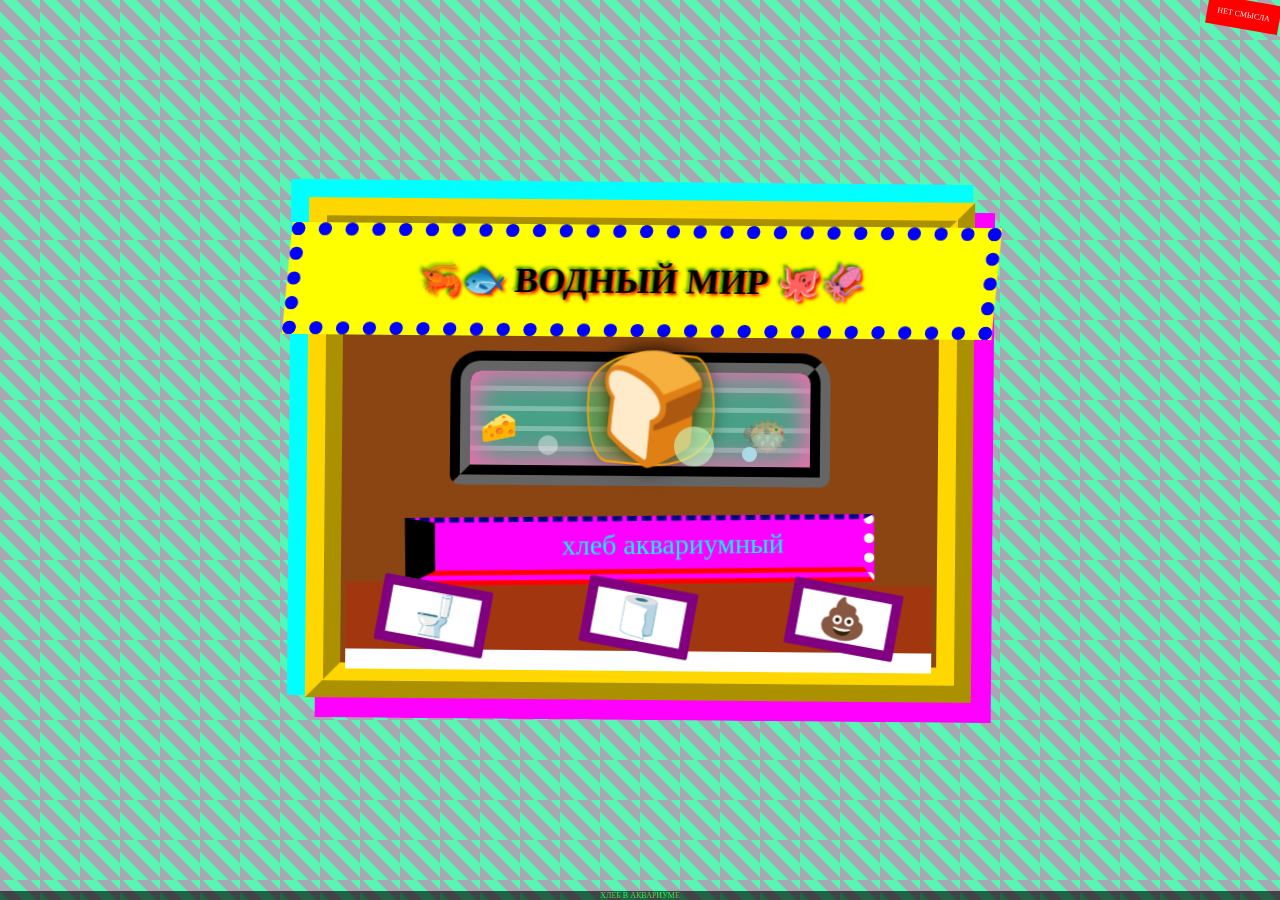
<file: Bread in an aquarium/HTML/index.html>
<!DOCTYPE html>
<html lang="ru">
<head>
    <meta charset="UTF-8">
    <meta name="viewport" content="width=device-width, initial-scale=1.0">
    <title>Аквариум с хлебом</title>
    <style>
        * {
            box-sizing: border-box;
            margin: 0;
            padding: 0;
        }
        body {
            background-color: #7ff0ff;
            font-family: 'Comic Sans MS', 'Papyrus', fantasy; 
            cursor: url('data:image/svg+xml;utf8,<svg xmlns="http://www.w3.org/2000/svg" width="32" height="32" viewBox="0 0 32 32"><circle cx="16" cy="16" r="14" fill="lime" stroke="red" stroke-width="4"/><text x="8" y="26" font-size="24" fill="blue">👆</text></svg>'), auto;
            display: flex;
            justify-content: center;
            align-items: center;
            min-height: 100vh;
            margin: 0;
            background-image: repeating-linear-gradient(45deg, rgba(255,0,0,0.3) 0px, rgba(255,0,0,0.3) 10px, rgba(0,255,0,0.3) 10px, rgba(0,255,0,0.3) 20px);
            background-size: 40px 40px;
        }
        .akvarium-s-hlebom {
            width: 666px;            
            max-width: 90vw;
            height: 500px;
            background: #8B4513;      
            border: 35px ridge #FFD700; 
            box-shadow: 15px 15px 0px 5px magenta, -10px -10px 0px 8px cyan; 
            padding: 5px;
            transform: rotate(0.5deg); 
            display: flex;
            flex-direction: column;
            justify-content: center;
            align-items: center;
            position: relative;
            backdrop-filter: blur(1px) hue-rotate(90deg);
        }
        .verhnyaya-zalupa {
            background: yellow;
            color: #000;
            font-size: 2rem;
            font-weight: bold;
            padding: 20px;
            text-align: center;
            width: 110%;
            border: 12px dotted blue;
            margin-bottom: 20px;
            text-shadow: 2px 2px 3px red, -2px -2px 3px green;
            transform: skewX(-5deg) scale(1.1);
            word-break: break-all;
            font-family: 'Times New Roman', serif; 
        }
        .nigniy-zalupnik {
            background: #ff00ff;
            color: aqua;
            font-size: 28px;
            padding: 8px 80px 8px 8px;
            border-left: 30px solid black;
            border-right: 10px dotted white;
            border-top: 5px dashed navy;
            border-bottom: 15px double red;
            margin-top: 30px;
            width: 80%;
            text-align: right;
            rotate: -1deg;
        }
        .riba-i-hleb {
            background: #00ffff7c;
            width: 380px;
            height: 280px;
            border: 20px groove #111;
            border-radius: 30px 30px 10px 10px; 
            display: flex;
            justify-content: center;
            align-items: center;
            flex-direction: column;
            box-shadow: inset 0 0 30px 5px hotpink; 
            background-image: radial-gradient(circle at 30% 30%, #ffffff80 20px, #00b09b 100%);
            position: relative;
            background-image: repeating-linear-gradient( transparent 0px, transparent 15px, rgba(255,255,255,0.3) 15px, rgba(255,255,255,0.3) 20px);
        }
        .kusk-hleba {
            font-size: 110px; 
            line-height: 1;
            filter: drop-shadow(0 0 10px #000) blur(0.5px); 
            transform: rotate(5deg) scaleX(0.8); 
            margin-left: 20px;
            margin-top: -20px;
            background: rgba(255, 255, 0, 0.2);
            border-radius: 50% 20% / 40% 60%; 
            padding: 0 10px;
            border: 2px solid orange;
        }
        .puzyri {
            position: absolute;
            top: 0;
            left: 0;
            width: 100%;
            height: 100%;
            pointer-events: none;
        }
        .puzyr {
            position: absolute;
            background: rgba(255, 255, 255, 0.4);
            border-radius: 50%;
            width: 20px;
            height: 20px;
            bottom: 10px;
            left: 20%;
            animation: vverh 5s infinite ease-in;
        }
        .puzyr2 {
            left: 60%;
            bottom: 0;
            width: 40px;
            height: 40px;
            animation-duration: 7s;
            background: rgba(200, 255, 200, 0.6);
        }
        .puzyr3 {
            left: 80%;
            bottom: 5px;
            width: 15px;
            height: 15px;
            animation-duration: 3s;
            background: lightblue;
        }
        @keyframes vverh {
            0% { bottom: 5%; opacity: 1; }
            100% { bottom: 90%; opacity: 0; }
        }
        .dich-riba {
            position: absolute;
            top: 40px;
            right: 20px;
            font-size: 40px;
            opacity: 0.5;
            transform: scaleX(-1);
            animation: plav 3s infinite alternate;
        }
        @keyframes plav {
            from { transform: scaleX(-1) translateX(10px); }
            to { transform: scaleX(-1) translateX(40px); }
        }
        .dich2 {
            position: absolute;
            bottom: 20px;
            left: 10px;
            font-size: 30px;
            animation: plav2 4s infinite alternate-reverse;
        }
        @keyframes plav2 {
            from { transform: rotate(0deg); }
            to { transform: rotate(30deg); }
        }
        .musor {
            display: flex;
            gap: 30px;
            background: rgba(255,0,0,0.2);
            width: 100%;
            justify-content: space-around;
        }
        .musor-item {
            font-size: 40px;
            background: white;
            border: 10px solid purple;
            border-radius: 2px;
            padding: 0 20px;
            transform: rotate(10deg);
        }
    </style>
</head>
<body>
    <div class="akvarium-s-hlebom">
        <div class="verhnyaya-zalupa">
            🦐🐟 ВОДНЫЙ МИР 🐙🦑
        </div>
        <div class="riba-i-hleb" id="akva">
            <div class="kusk-hleba" title="Хлеб внутри аквариума (ржаной, наверное)">
                🍞
            </div>
            <div class="puzyri">
                <div class="puzyr"></div>
                <div class="puzyr puzyr2"></div>
                <div class="puzyr puzyr3"></div>
            </div>
            <div class="dich-riba">
                🐡
            </div>
            <div class="dich2">
                🧀
            </div>
        </div>
        <div class="nigniy-zalupnik">
            хлеб аквариумный
        </div>
        <div class="musor">
            <span class="musor-item">🚽</span>
            <span class="musor-item">🧻</span>
            <span class="musor-item">💩</span>
        </div>
        <div style="visibility: hidden; display: none;">ты думал тут что-то есть? а вот нифига</div>
        <marquee style="border: 10px solid white; background: black; color: yellow; width: 100%;" scrollamount="20" loop="infinite" truespeed="true" vspace="20">Извините дальше мне стало лень че то писать и думать</marquee>
    </div>
    <div style="position: fixed; bottom: 0; left: 0; background: #000; color: #0f0; font-size: 8px; z-index: 9999; width: 100%; text-align: center; opacity: 0.6;">
        ХЛЕБ В АКВАРИУМЕ
    </div>
    <div style="position: absolute; top: 0; right: 0; background: red; color: white; padding: 10px; rotate: 10deg; font-size: 8px;">НЕТ СМЫСЛА</div>
</body>

</html>
</file>
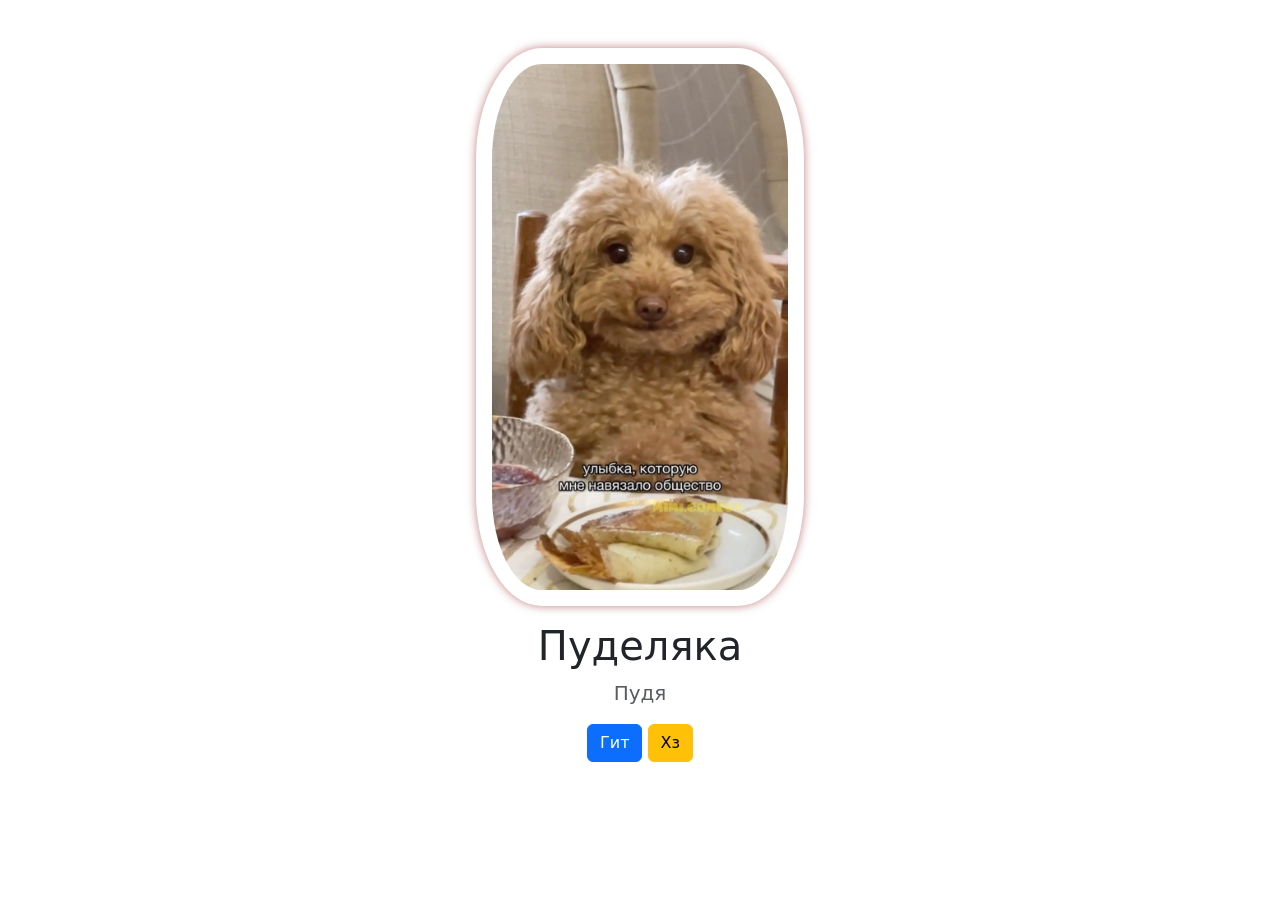
<file: HTML/+-HTML/index.html>
<!DOCTYPE html>
<html lang="en">
<head>
    <title>Пудель</title>
    <meta charset="UTF-8">
    <meta name="viewport" content="width=device-width, initial-scale=1.0">
    <link href="https://cdn.jsdelivr.net/npm/bootstrap@5.3.8/dist/css/bootstrap.min.css" 
    rel="stylesheet" 
    integrity="sha384-sRIl4kxILFvY47J16cr9ZwB07vP4J8+LH7qKQnuqkuIAvNWLzeN8tE5YBujZqJLB" 
    crossorigin="anonymous">
    <style> 
      .rounded-img {
        width: 60%;
        border-radius: 20%;
        box-shadow: 0 0 10px rgba(138, 2, 2, 0.5);
        padding: 1em;
        margin-bottom: 1em;
      }
    </style>
</head>
<body>
    <div class="container text-center my-5"> 
      <div class="row">
        <div class="col-lg-6 col-md-8 mx-auto">
          <img class="rounded-img" src="ммм.jpg" alt="Bogdan">
          <h1 class="fw-light">Пуделяка</h1>
          <p class="lead text-muted">
            Пудя 
          </p>
          <a href="https://github.com/kraskinaM?tab=repositories" 
          target="_blank"
          class="btn btn-primary"
          >
            Гит
          </a>
            <a href="https://journal.top-academy.ru/ru/auth/login/index" 
            target="_blank"
            class="btn btn-warning">
            Хз
          </a>
        </div>
    </div>
  </div>
</body>
</file>
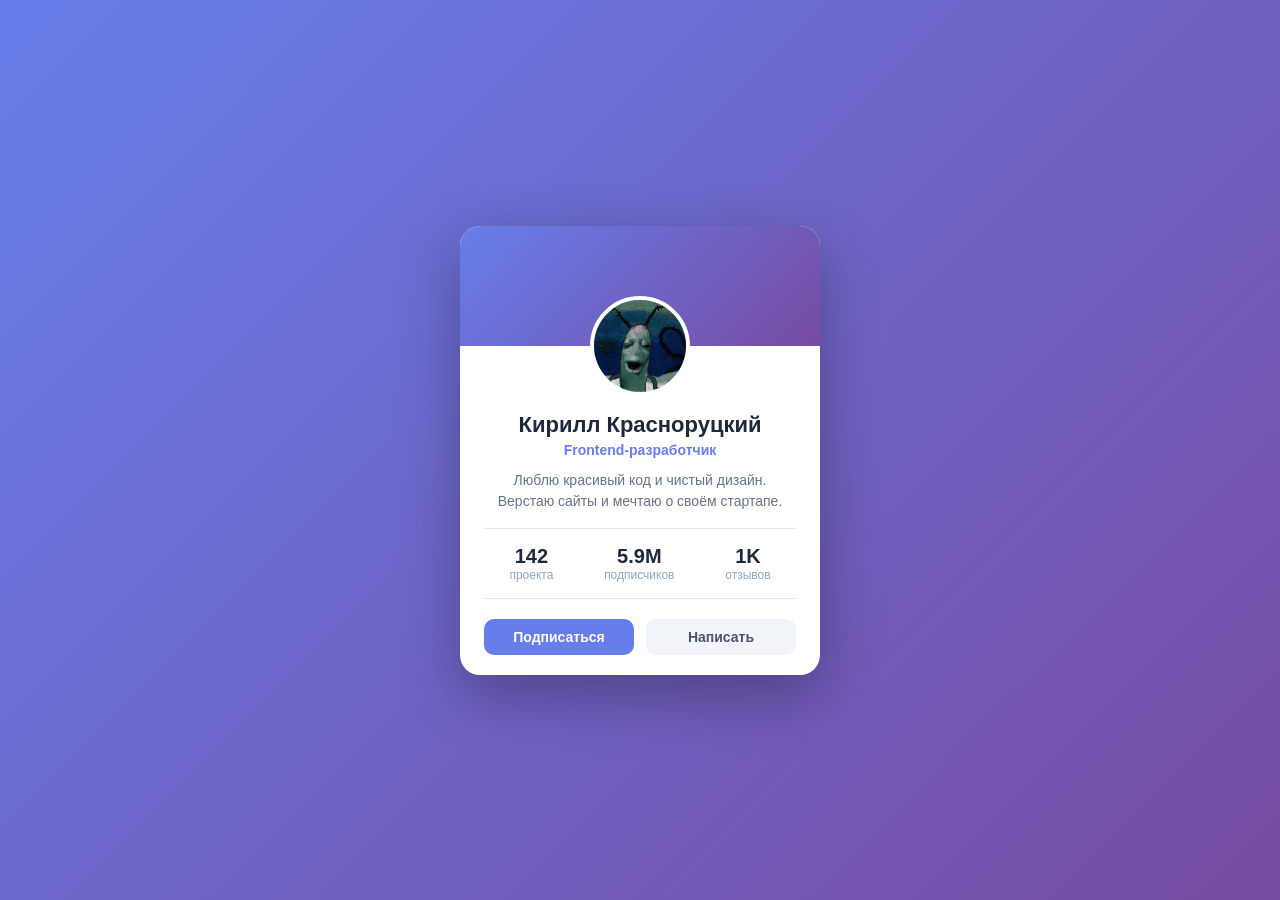
<file: map/HTML/index.html>
<!DOCTYPE html>
<html lang="ru">
<head>
  <meta charset="UTF-8">
  <meta name="viewport" content="width=device-width, initial-scale=1.0">
  <title>Карточка профиля</title>
  <link rel="stylesheet" href="style.css">
</head>
<body>
  <div class="card">
    <!-- Верхняя обложка -->
    <div class="card-cover"></div>
    <!-- Аватар -->
    <div class="card-avatar">
      <img src="плактон.webp" alt="Аватар">
    </div>
    <!-- Основная информация -->
    <div class="card-info">
      <h2 class="card-name">Кирилл Красноруцкий</h2>
      <p class="card-role">Frontend-разработчик</p>
      <p class="card-bio">
        Люблю красивый код и чистый дизайн.
        Верстаю сайты и мечтаю о своём стартапе.
      </p>
    </div>
    <!-- Статистика -->
    <div class="card-stats">
      <div class="stat">
        <span class="stat-number">142</span>
        <span class="stat-label">проекта</span>
      </div>
      <div class="stat">
        <span class="stat-number">5.9M</span>
        <span class="stat-label">подписчиков</span>
      </div>
      <div class="stat">
        <span class="stat-number">1K</span>
        <span class="stat-label">отзывов</span>
      </div>
    </div>
    <!-- Кнопки -->
    <div class="card-actions">
      <button class="btn btn-primary">Подписаться</button>
      <button class="btn btn-secondary">Написать</button>
    </div>
  </div>
  <script src="script.js"></script>
</body>
</html>
</file>
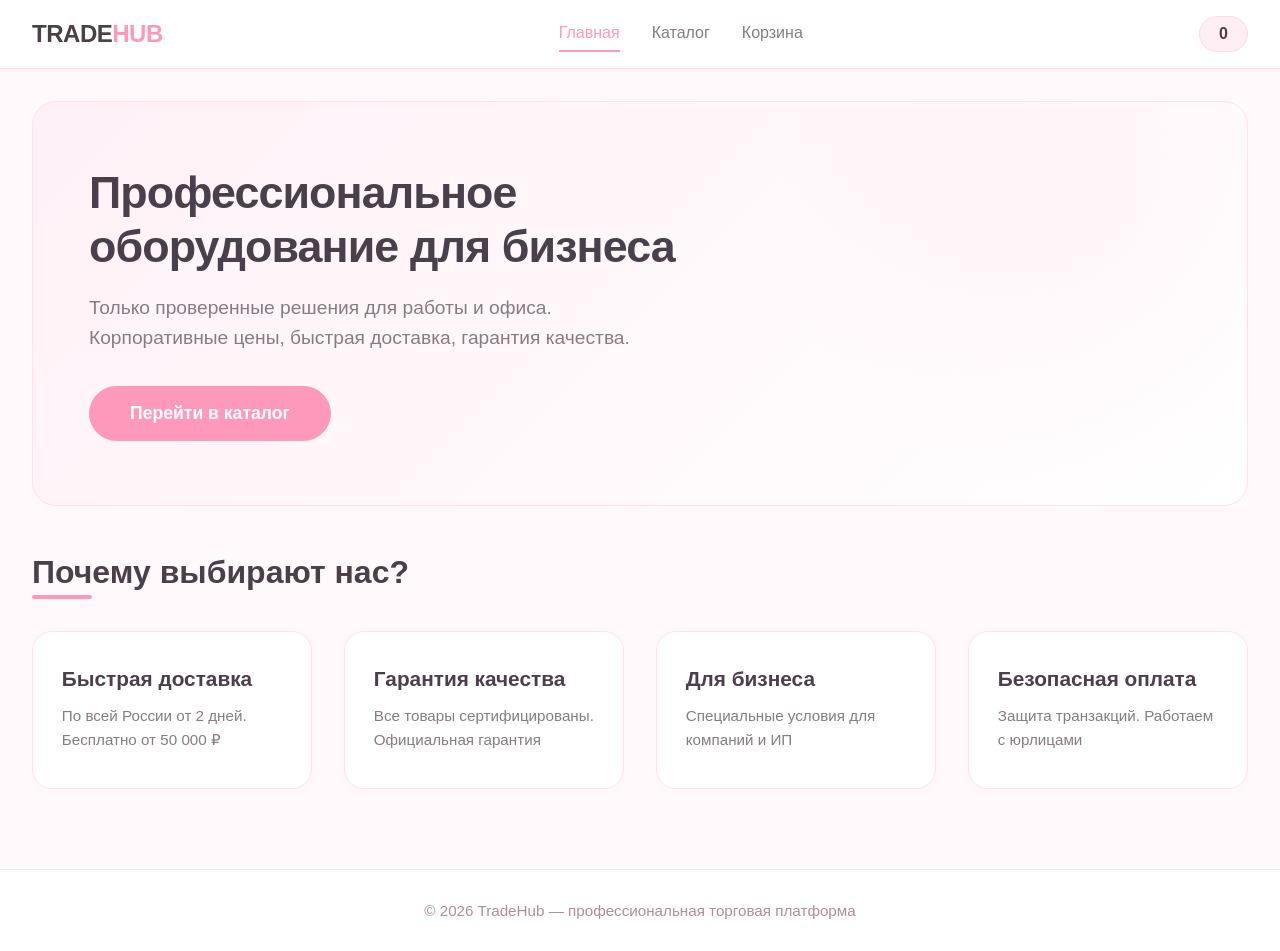
<file: Online store of household appliances/HTML/index.html>
<!DOCTYPE html>
<html lang="ru">
<head>
    <meta charset="UTF-8">
    <meta name="viewport" content="width=device-width, initial-scale=1.0">
    <title>Торговая платформа · TRADE.HUB</title>
    <link rel="stylesheet" href="style.css">
</head>
<body>
    <header class="header">
        <div class="logo">TRADE<span>HUB</span></div>
        <nav class="nav">
            <a data-page="home" class="active">Главная</a>
            <a data-page="catalog">Каталог</a>
            <a data-page="cart">Корзина</a>
        </nav>
        <div class="cart-icon" data-page="cart">
             <span id="cartCount">0</span>
        </div>
    </header>
    <div class="page-container">
        <div id="homePage" class="page active-page">
            <section class="hero">
                <h1>Профессиональное оборудование для бизнеса</h1>
                <p>Только проверенные решения для работы и офиса. Корпоративные цены, быстрая доставка, гарантия качества.</p>
                <button class="hero-btn" data-page="catalog">Перейти в каталог</button>
            </section>
            <div class="features-section">
                <h2>Почему выбирают нас?</h2>
                <div class="feature-grid">
                    <div class="feature-card">
                        <h3>Быстрая доставка</h3>
                        <p>По всей России от 2 дней. Бесплатно от 50 000 ₽</p>
                    </div>
                    <div class="feature-card">
                        <h3>Гарантия качества</h3>
                        <p>Все товары сертифицированы. Официальная гарантия</p>
                    </div>
                    <div class="feature-card">
                        <h3>Для бизнеса</h3>
                        <p>Специальные условия для компаний и ИП</p>
                    </div>
                    <div class="feature-card">
                        <h3>Безопасная оплата</h3>
                        <p>Защита транзакций. Работаем с юрлицами</p>
                    </div>
                </div>
            </div>
        </div>
        <div id="catalogPage" class="page">
            <h2>Каталог товаров</h2>
            <div class="catalog-grid" id="catalogGrid"></div>
        </div>
        <div id="cartPage" class="page">
            <h2>Корзина</h2>
            <div id="cartContainer" class="cart-items"></div>
            <div class="cart-summary">
                <span>ИТОГО:</span>
                <span class="total-price" id="cartTotal">0 ₽</span>
                <button class="checkout-btn" id="checkoutBtn">Оформить заказ</button>
            </div>
        </div>
    </div>
    <footer class="footer">
        © 2026 TradeHub — профессиональная торговая платформа
    </footer>
    <script src="script.js"></script>
</body>
</html>
</file>
<file: map/HTML/style.css>
/* Сброс отступов и настройка страницы */
* {
  margin: 0;
  padding: 0;
  box-sizing: border-box;
}
body {
  min-height: 100vh;
  display: flex;
  justify-content: center;
  align-items: center;
  background: linear-gradient(135deg, #667eea, #764ba2);
  font-family: "Segoe UI", Arial, sans-serif;
}
/* Сама карточка */
.card {
  width: 360px;
  background: #fff;
  border-radius: 20px;
  overflow: hidden;
  box-shadow: 0 20px 60px rgba(0, 0, 0, 0.3);
  text-align: center;
  position: relative;
}
/* Обложка */
.card-cover {
  height: 120px;
  background: linear-gradient(135deg, #667eea, #764ba2);
}
/* Аватар */
.card-avatar {
  width: 100px;
  height: 100px;
  margin: -50px auto 0;
  border-radius: 50%;
  border: 4px solid #fff;
  overflow: hidden;
  position: relative;
  z-index: 1;
}
.card-avatar img {
  width: 100%;
  height: 100%;
  object-fit: cover;
}
/* Информация */
.card-info {
  padding: 16px 24px;
}
.card-name {
  font-size: 22px;
  color: #1e293b;
  margin-bottom: 4px;
}
.card-role {
  font-size: 14px;
  color: #667eea;
  font-weight: 600;
  margin-bottom: 12px;
}
.card-bio {
  font-size: 14px;
  color: #64748b;
  line-height: 1.5;
}
/* Статистика */
.card-stats {
  display: flex;
  justify-content: space-around;
  padding: 16px 0;
  margin: 0 24px;
  border-top: 1px solid #e2e8f0;
  border-bottom: 1px solid #e2e8f0;
}
.stat {
  display: flex;
  flex-direction: column;
}
.stat-number {
  font-size: 20px;
  font-weight: 700;
  color: #1e293b;
}
.stat-label {
  font-size: 12px;
  color: #94a3b8;
}
/* Кнопки */
.card-actions {
  display: flex;
  gap: 12px;
  padding: 20px 24px;
}
.btn {
  flex: 1;
  padding: 10px 0;
  border: none;
  border-radius: 10px;
  font-size: 14px;
  font-weight: 600;
  cursor: pointer;
}
.btn-primary {
  background: #667eea;
  color: #fff;
}
.btn-secondary {
  background: #f1f5f9;
  color: #475569;
}
/* ===== АНИМАЦИИ ===== */
/* Карточка поднимается при наведении */
.card {
  transition: transform 0.3s ease, box-shadow 0.3s ease;
}
.card:hover {
  transform: translateY(-10px);
  box-shadow: 0 30px 80px rgba(0, 0, 0, 0.4);
}
/* Аватар увеличивается */
.card-avatar {
  transition: transform 0.3s ease;
}
.card:hover .card-avatar {
  transform: scale(1.1);
}
/* Кнопки реагируют на наведение */
.btn {
  transition: transform 0.2s ease, filter 0.2s ease;
}
.btn:hover {
  transform: translateY(-2px);
  filter: brightness(1.1);
}
.btn:active {
  transform: translateY(0);
}
/* Анимация появления */
@keyframes fadeInUp {
  from {
    opacity: 0;
    transform: translateY(40px);
  }
  to {
    opacity: 1;
    transform: translateY(0);
  }
}
.card {
  animation: fadeInUp 0.8s ease forwards;
}
/* Живая обложка */
@keyframes gradientShift {
  0%   { background-position: 0% 50%; }
  50%  { background-position: 100% 50%; }
  100% { background-position: 0% 50%; }
}
.card-cover {
  background: linear-gradient(135deg, #667eea, #764ba2, #f093fb, #667eea);
  background-size: 300% 300%;
  animation: gradientShift 6s ease infinite;
}
</file>
<file: Online store of household appliances/HTML/style.css>
* {
    margin: 0;
    padding: 0;
    box-sizing: border-box;
    font-family: 'Inter', -apple-system, BlinkMacSystemFont, 'Segoe UI', Roboto, sans-serif;
}

body {
    background: #fff9fc;  
    display: flex;
    flex-direction: column;
    min-height: 100vh;
    color: #4a3f4b;  
}

.header {
    background: #ffffff;
    color: #4a3f4b;
    padding: 1rem 2rem;
    display: flex;
    flex-wrap: wrap;
    align-items: center;
    justify-content: space-between;
    box-shadow: 0 1px 3px rgba(255, 180, 200, 0.1), 0 4px 6px -2px rgba(255, 160, 190, 0.05);
    border-bottom: 1px solid #ffe2ec;
}

.logo {
    font-size: 1.5rem;
    font-weight: 700;
    letter-spacing: -0.02em;
}

.logo span {
    color: #ff99bb;  
    font-weight: 600;
}

.nav {
    display: flex;
    gap: 2rem;
    flex-wrap: wrap;
}
.nav a {
    color: #8a7a83;  
    text-decoration: none;
    font-weight: 500;
    font-size: 1rem;
    transition: 0.15s;
    cursor: pointer;
    padding: 0.5rem 0;
    border-bottom: 2px solid transparent;
}
.nav a:hover, .nav a.active {
    color: #ff99bb;
    border-bottom-color: #ff99bb;
}
.cart-icon {
    background: #ffeef4;  
    color: #4a3f4b;
    padding: 0.5rem 1.2rem;
    border-radius: 40px;
    font-weight: 600;
    display: flex;
    align-items: center;
    gap: 8px;
    cursor: pointer;
    transition: 0.15s;
    border: 1px solid #ffd9e6;
}
.cart-icon:hover {
    background: #ffe2ec;
    border-color: #ff99bb;
}
.page-container {
    flex: 1;
    padding: 2rem 2rem 3rem;
    max-width: 1300px;
    margin: 0 auto;
    width: 100%;
}
.page {
    display: none;
    animation: fade 0.2s ease;
}
.page.active-page {
    display: block;
}
@keyframes fade {
    from { opacity: 0.2; transform: translateY(5px); }
    to { opacity: 1; transform: translateY(0); }
}
.hero {
    background: linear-gradient(135deg, #fff1f7 0%, #ffffff 100%);
    border-radius: 24px;
    padding: 4rem 3.5rem;
    margin-bottom: 3rem;
    border: 1px solid #ffe2ec;
    position: relative;
    overflow: hidden;
}
.hero::before {
    content: '';
    position: absolute;
    top: -50%;
    right: -10%;
    width: 600px;
    height: 600px;
    background: radial-gradient(circle, rgba(255, 153, 187, 0.05) 0%, transparent 70%);
    border-radius: 50%;
    pointer-events: none;
}
.hero h1 {
    font-size: 2.8rem;
    color: #4a3f4b;
    margin-bottom: 1.2rem;
    font-weight: 700;
    letter-spacing: -0.02em;
    max-width: 700px;
    line-height: 1.2;
}
.hero p {
    font-size: 1.2rem;
    color: #8a7a83;
    max-width: 600px;
    line-height: 1.6;
    margin-bottom: 2rem;
}
.hero-btn {
    background: #ff99bb;
    color: white;
    border: none;
    padding: 1rem 2.5rem;
    border-radius: 40px;
    font-weight: 600;
    font-size: 1.1rem;
    cursor: pointer;
    transition: 0.15s;
    border: 1px solid #ff99bb;
}
.hero-btn:hover {
    background: #ff80aa;  
    transform: translateY(-2px);
    box-shadow: 0 8px 16px -4px rgba(255, 153, 187, 0.3);
}
.features-section {
    margin-bottom: 2rem;
}
.features-section h2 {
    font-size: 2rem;
    margin-bottom: 2rem;
    color: #4a3f4b;
    font-weight: 600;
    position: relative;
    padding-bottom: 0.5rem;
}
.features-section h2::after {
    content: '';
    position: absolute;
    bottom: 0;
    left: 0;
    width: 60px;
    height: 4px;
    background: #ff99bb;
    border-radius: 2px;
}
.feature-grid {
    display: grid;
    grid-template-columns: repeat(auto-fit, minmax(240px, 1fr));
    gap: 2rem;
    margin-top: 1rem;
}
.feature-card {
    background: white;
    padding: 2.2rem 1.8rem;
    border-radius: 20px;
    text-align: left;
    box-shadow: 0 4px 12px rgba(255, 180, 200, 0.05);
    border: 1px solid #ffe2ec;
    transition: all 0.2s;
}
.feature-card:hover {
    border-color: #ff99bb80;
    box-shadow: 0 12px 24px -8px rgba(255, 153, 187, 0.15);
    transform: translateY(-4px);
}
.feature-icon {
    font-size: 2.5rem;
    margin-bottom: 1.2rem;
    opacity: 0.9;
}
.feature-card h3 {
    font-size: 1.3rem;
    margin-bottom: 0.8rem;
    color: #4a3f4b;
    font-weight: 600;
}
.feature-card p {
    color: #8a7a83;
    line-height: 1.6;
    font-size: 0.95rem;
}
.catalog-grid {
    display: grid;
    grid-template-columns: repeat(auto-fill, minmax(300px, 1fr));
    gap: 2rem;
    margin: 2rem 0;
}
.product-card {
    background: white;
    border-radius: 20px;
    padding: 2rem 1.8rem 2rem;
    box-shadow: 0 4px 12px rgba(255, 180, 200, 0.05);
    border: 1px solid #ffe2ec;
    text-align: left;
    transition: 0.2s;
    display: flex;
    flex-direction: column;
}
.product-card:hover {
    border-color: #ff99bb;
    box-shadow: 0 16px 24px -8px rgba(255, 153, 187, 0.15);
    transform: translateY(-4px);
}
.product-image {
    background: #fff1f7;
    border-radius: 16px;
    height: 180px;
    display: flex;
    align-items: center;
    justify-content: center;
    margin-bottom: 1.5rem;
    font-size: 4.5rem;
    color: #b28b9c;
    border: 1px solid #ffd9e6;
}
.product-title {
    font-weight: 600;
    font-size: 1.3rem;
    margin: 0 0 0.5rem;
    color: #4a3f4b;
    line-height: 1.4;
}
.product-description {
    color: #8a7a83;
    font-size: 0.95rem;
    margin-bottom: 1rem;
    line-height: 1.5;
    flex-grow: 1;
}
.product-price {
    color: #4a3f4b;
    font-weight: 700;
    font-size: 2rem;
    margin: 1rem 0 1.5rem;
    letter-spacing: -0.02em;
}
.add-to-cart {
    background: #ff99bb;
    color: white;
    border: none;
    padding: 1rem 1.8rem;
    border-radius: 40px;
    font-weight: 600;
    font-size: 1rem;
    cursor: pointer;
    transition: 0.15s;
    border: 1px solid #ff99bb;
    width: fit-content;
    align-self: flex-start;
}
.add-to-cart:hover {
    background: #ff80aa;
    border-color: #ff80aa;
}
.cart-items {
    background: white;
    border-radius: 24px;
    padding: 2rem;
    box-shadow: 0 4px 12px rgba(255, 180, 200, 0.05);
    border: 1px solid #ffe2ec;
    margin-bottom: 2rem;
}
.cart-row {
    display: flex;
    flex-wrap: wrap;
    align-items: center;
    justify-content: space-between;
    padding: 1.5rem 0;
    border-bottom: 1px solid #ffe2ec;
}
.cart-row:last-child {
    border-bottom: none;
}
.cart-info {
    display: flex;
    align-items: center;
    gap: 1.5rem;
    flex-wrap: wrap;
    flex: 2;
}
.cart-image {
    background: #fff1f7;
    width: 70px;
    height: 70px;
    border-radius: 14px;
    display: flex;
    align-items: center;
    justify-content: center;
    font-size: 2rem;
    border: 1px solid #ffd9e6;
    flex-shrink: 0;
}
.cart-title {
    font-size: 1.2rem;
    font-weight: 500;
    min-width: 160px;
    color: #4a3f4b;
}
.cart-price {
    font-weight: 600;
    color: #ff80aa;
    background: #fff1f7;
    padding: 0.4rem 1.2rem;
    border-radius: 40px;
    font-size: 1rem;
    white-space: nowrap;
}
.cart-actions {
    display: flex;
    align-items: center;
    gap: 1rem;
    flex-wrap: wrap;
    justify-content: flex-end;
    flex: 1;
}
.cart-qty {
    display: flex;
    align-items: center;
    gap: 0.8rem;
    background: #fff9fc;
    padding: 0.3rem;
    border-radius: 40px;
    border: 1px solid #ffd9e6;
}
.cart-qty button {
    width: 36px;
    height: 36px;
    border-radius: 50%;
    border: none;
    background: white;
    font-size: 1.2rem;
    font-weight: 500;
    cursor: pointer;
    transition: 0.1s;
    color: #b28b9c;
    display: flex;
    align-items: center;
    justify-content: center;
    box-shadow: 0 2px 4px rgba(255, 180, 200, 0.1);
}
.cart-qty button:hover {
    background: #ff99bb;
    color: white;
}
.cart-qty span {
    font-size: 1.1rem;
    min-width: 30px;
    text-align: center;
    font-weight: 600;
}
.cart-remove {
    background: white;
    border: 1px solid #ffd9e6;
    padding: 0.6rem 1.2rem;
    border-radius: 40px;
    cursor: pointer;
    color: #b28b9c;
    font-size: 0.95rem;
    transition: 0.15s;
    font-weight: 500;
    display: inline-flex;
    align-items: center;
    justify-content: center;
    line-height: 1;
    white-space: nowrap;
}
.cart-remove:hover {
    background: #fff1f7;
    border-color: #ff99bb;
    color: #ff80aa;
}
.cart-summary {
    background: #fff9fc;
    border-radius: 24px;
    padding: 2rem 2.5rem;
    display: flex;
    flex-wrap: wrap;
    align-items: center;
    justify-content: space-between;
    font-size: 1.5rem;
    font-weight: 600;
    border: 1px solid #ffe2ec;
}
.total-price {
    color: #4a3f4b;
    background: white;
    padding: 0.6rem 2.5rem;
    border-radius: 40px;
    border: 1px solid #ffd9e6;
    font-size: 1.8rem;
}
.checkout-btn {
    background: #ff99bb;
    border: none;
    padding: 1rem 3rem;
    border-radius: 40px;
    font-weight: 600;
    font-size: 1.2rem;
    cursor: pointer;
    transition: 0.15s;
    color: white;
    border: 1px solid #ff99bb;
}
.checkout-btn:hover {
    background: #ff80aa;
    transform: translateY(-2px);
    box-shadow: 0 8px 16px -4px rgba(255, 153, 187, 0.3);
}
.checkout-btn:disabled {
    opacity: 0.4;
    pointer-events: none;
    background: #ffccdd;
    border-color: #ffccdd;
}
.footer {
    background: #ffffff;
    color: #b28b9c;
    text-align: center;
    padding: 2rem;
    font-size: 0.95rem;
    border-top: 1px solid #ffe2ec;
    margin-top: auto;
}
.empty-cart-msg {
    color: #b28b9c;
    text-align: center;
    padding: 3rem;
    font-size: 1.2rem;
    background: #fff9fc;
    border-radius: 20px;
}
h2 {
    font-size: 2rem;
    margin-bottom: 1.5rem;
    color: #4a3f4b;
    font-weight: 600;
}
</file>
